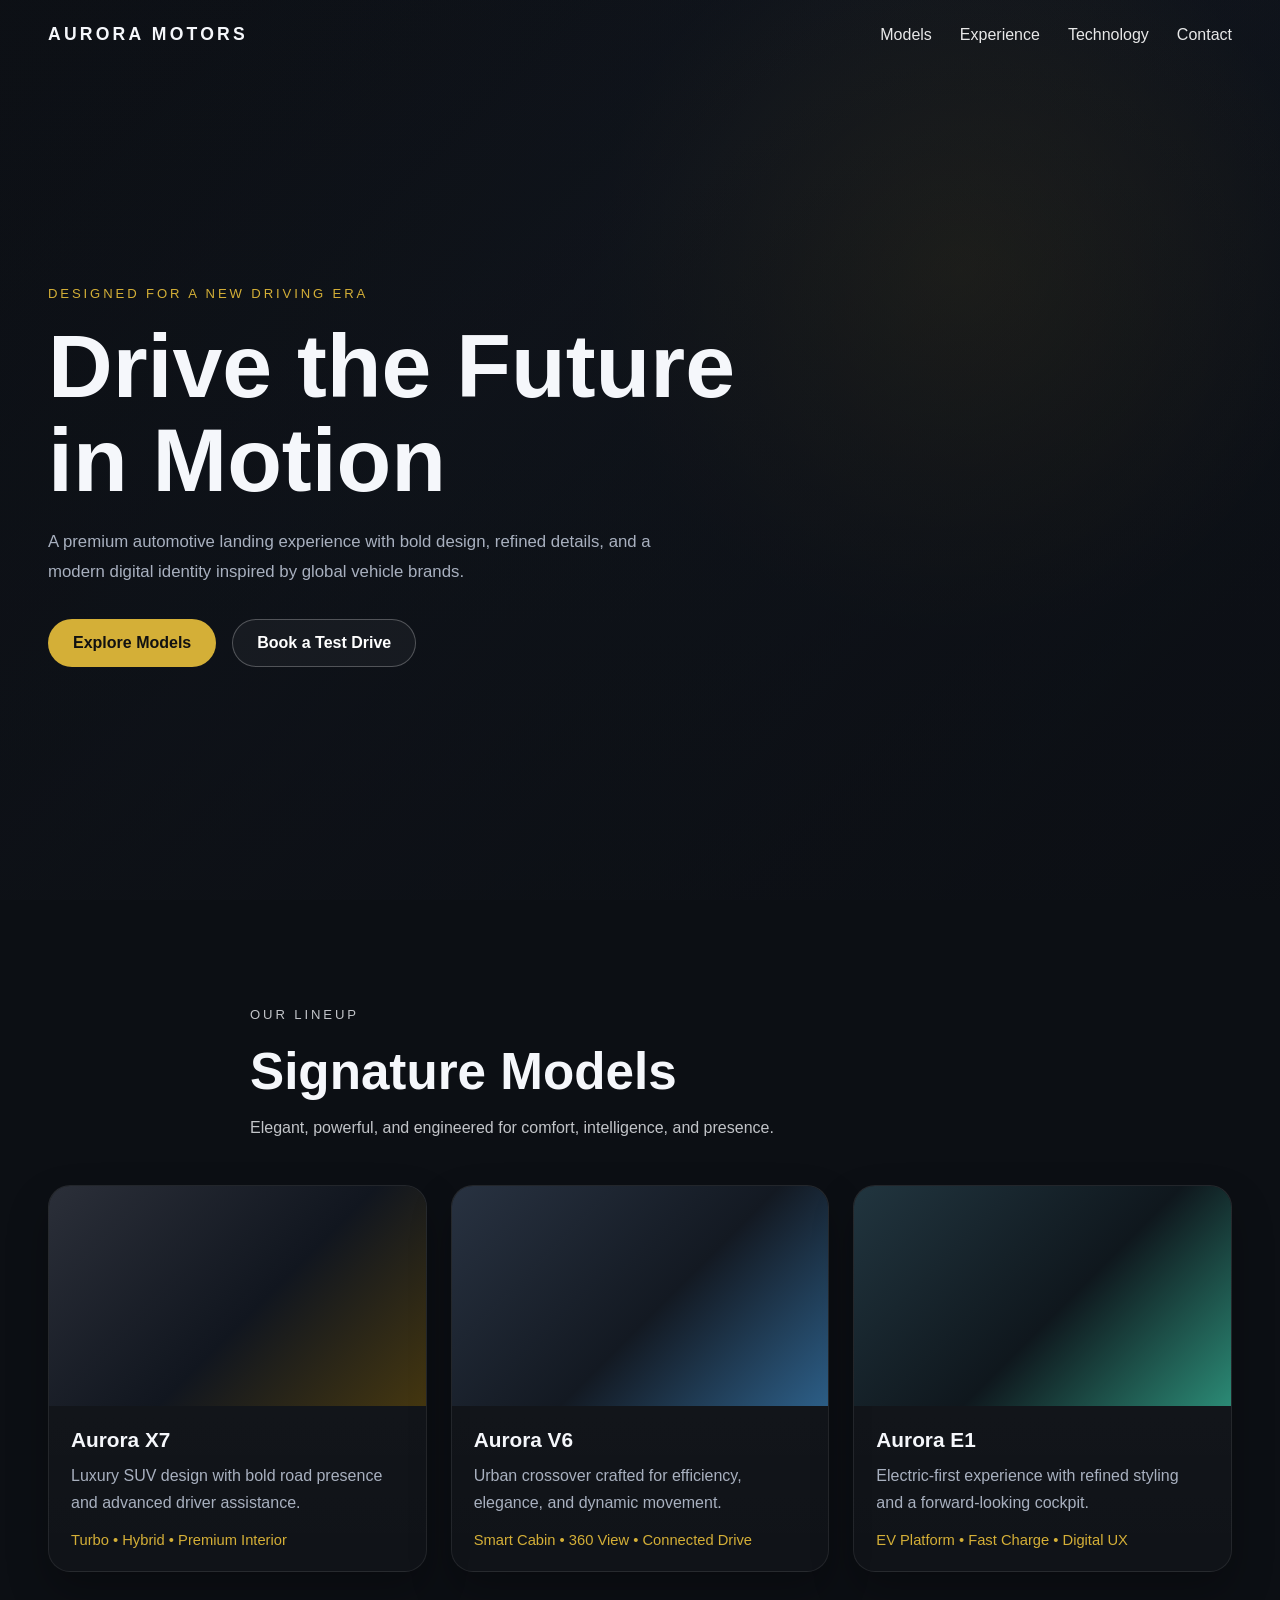
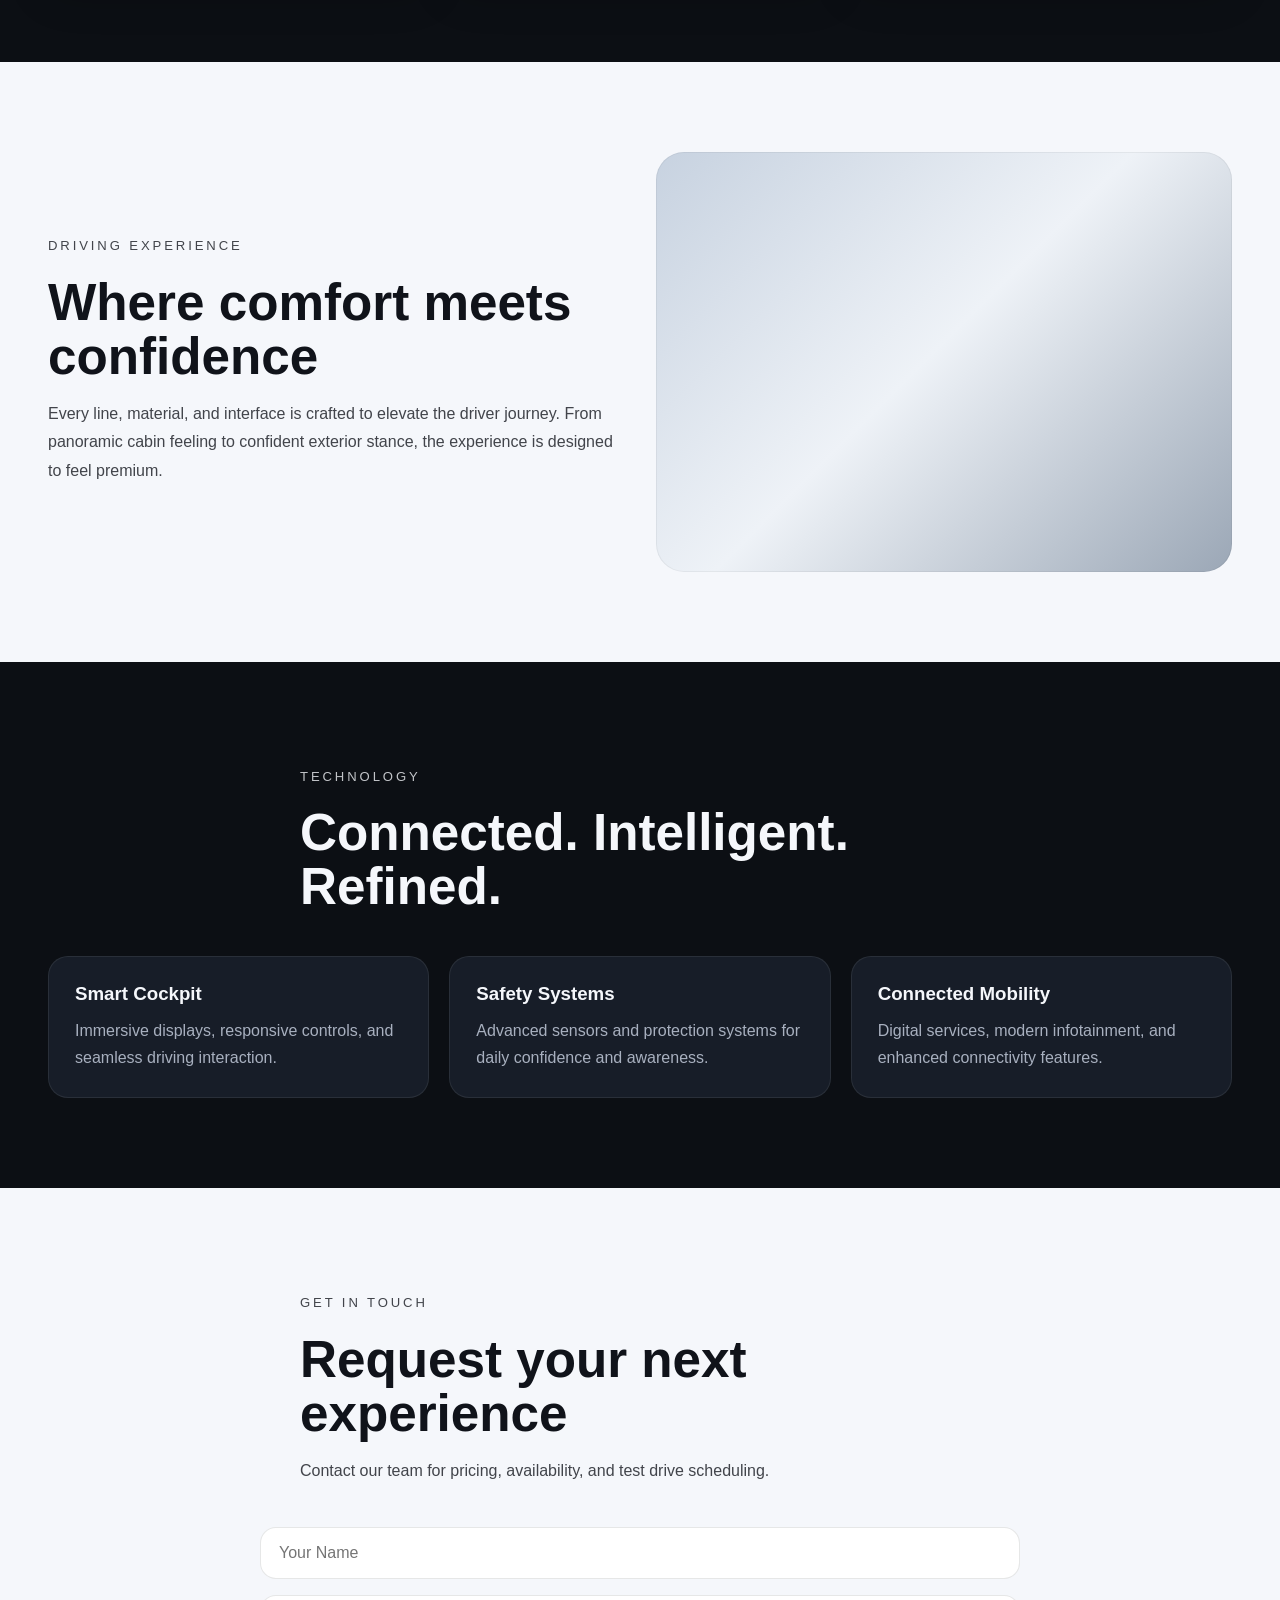
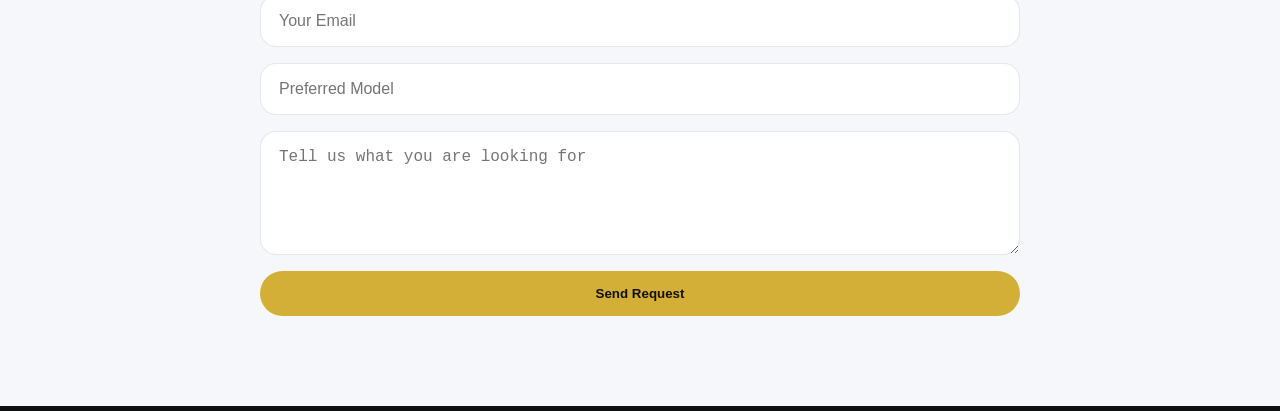
<file: docs/index.html>
<!DOCTYPE html>
<html lang="en">
<head>
  <meta charset="UTF-8" />
  <meta name="viewport" content="width=device-width, initial-scale=1.0" />
  <title>Jetour Inspired Auto Experience</title>
  <link rel="stylesheet" href="static/style.css" />
</head>
<body>
  <header class="site-header">
    <div class="brand">AURORA MOTORS</div>
    <nav class="main-nav">
      <a href="#models">Models</a>
      <a href="#experience">Experience</a>
      <a href="#technology">Technology</a>
      <a href="#contact">Contact</a>
    </nav>
  </header>

  <section class="hero">
    <div class="hero-overlay"></div>
    <div class="hero-content">
      <p class="eyebrow">Designed for a new driving era</p>
      <h1>Drive the Future in Motion</h1>
      <p class="hero-text">
        A premium automotive landing experience with bold design, refined details,
        and a modern digital identity inspired by global vehicle brands.
      </p>
      <div class="hero-actions">
        <a class="btn btn-primary" href="#models">Explore Models</a>
        <a class="btn btn-secondary" href="#contact">Book a Test Drive</a>
      </div>
    </div>
  </section>

  <section id="models" class="section section-dark">
    <div class="section-heading">
      <p class="eyebrow">Our lineup</p>
      <h2>Signature Models</h2>
      <p>Elegant, powerful, and engineered for comfort, intelligence, and presence.</p>
    </div>

    <div class="models-grid">
      <article class="model-card">
        <div class="model-image image-one"></div>
        <div class="model-body">
          <h3>Aurora X7</h3>
          <p>Luxury SUV design with bold road presence and advanced driver assistance.</p>
          <span>Turbo • Hybrid • Premium Interior</span>
        </div>
      </article>

      <article class="model-card">
        <div class="model-image image-two"></div>
        <div class="model-body">
          <h3>Aurora V6</h3>
          <p>Urban crossover crafted for efficiency, elegance, and dynamic movement.</p>
          <span>Smart Cabin • 360 View • Connected Drive</span>
        </div>
      </article>

      <article class="model-card">
        <div class="model-image image-three"></div>
        <div class="model-body">
          <h3>Aurora E1</h3>
          <p>Electric-first experience with refined styling and a forward-looking cockpit.</p>
          <span>EV Platform • Fast Charge • Digital UX</span>
        </div>
      </article>
    </div>
  </section>

  <section id="experience" class="section section-light split-section">
    <div class="split-text">
      <p class="eyebrow">Driving experience</p>
      <h2>Where comfort meets confidence</h2>
      <p>
        Every line, material, and interface is crafted to elevate the driver journey.
        From panoramic cabin feeling to confident exterior stance, the experience is designed to feel premium.
      </p>
    </div>
    <div class="split-visual visual-panel"></div>
  </section>

  <section id="technology" class="section section-dark tech-section">
    <div class="section-heading narrow">
      <p class="eyebrow">Technology</p>
      <h2>Connected. Intelligent. Refined.</h2>
    </div>
    <div class="feature-grid">
      <div class="feature-box">
        <h3>Smart Cockpit</h3>
        <p>Immersive displays, responsive controls, and seamless driving interaction.</p>
      </div>
      <div class="feature-box">
        <h3>Safety Systems</h3>
        <p>Advanced sensors and protection systems for daily confidence and awareness.</p>
      </div>
      <div class="feature-box">
        <h3>Connected Mobility</h3>
        <p>Digital services, modern infotainment, and enhanced connectivity features.</p>
      </div>
    </div>
  </section>

  <section id="contact" class="section section-light contact-section">
    <div class="section-heading narrow">
      <p class="eyebrow">Get in touch</p>
      <h2>Request your next experience</h2>
      <p>Contact our team for pricing, availability, and test drive scheduling.</p>
    </div>
    <form class="contact-form">
      <input type="text" placeholder="Your Name" />
      <input type="email" placeholder="Your Email" />
      <input type="text" placeholder="Preferred Model" />
      <textarea rows="5" placeholder="Tell us what you are looking for"></textarea>
      <button type="submit" class="btn btn-primary">Send Request</button>
    </form>
  </section>
</body>
</html>
</file>
<file: docs/static/style.css>
:root {
  --bg: #0c0f14;
  --bg-soft: #141922;
  --card: #171d28;
  --text: #f5f7fb;
  --muted: #a8b0bf;
  --line: rgba(255,255,255,0.08);
  --primary: #d4af37;
  --primary-dark: #b28f28;
  --white: #ffffff;
}

* {
  box-sizing: border-box;
}

html, body {
  margin: 0;
  padding: 0;
  font-family: Arial, Helvetica, sans-serif;
  background: var(--bg);
  color: var(--text);
  scroll-behavior: smooth;
}

a {
  color: inherit;
  text-decoration: none;
}

.site-header {
  position: absolute;
  top: 0;
  left: 0;
  width: 100%;
  z-index: 20;
  display: flex;
  justify-content: space-between;
  align-items: center;
  padding: 24px 48px;
}

.brand {
  font-size: 1.1rem;
  letter-spacing: 0.2rem;
  font-weight: 700;
}

.main-nav {
  display: flex;
  gap: 28px;
  color: rgba(255,255,255,0.9);
}

.hero {
  position: relative;
  min-height: 100vh;
  display: flex;
  align-items: center;
  padding: 120px 48px 80px;
  background:
    linear-gradient(120deg, rgba(12,15,20,0.85), rgba(12,15,20,0.45)),
    radial-gradient(circle at 75% 30%, rgba(212,175,55,0.25), transparent 32%),
    linear-gradient(135deg, #10151d 0%, #1a2230 40%, #0a0d13 100%);
}

.hero-overlay {
  position: absolute;
  inset: 0;
  background: linear-gradient(to top, rgba(12,15,20,0.65), rgba(12,15,20,0.15));
}

.hero-content {
  position: relative;
  z-index: 2;
  max-width: 760px;
}

.eyebrow {
  color: var(--primary);
  text-transform: uppercase;
  letter-spacing: 0.18rem;
  font-size: 0.82rem;
  margin-bottom: 18px;
}

.hero h1,
.section-heading h2,
.split-text h2 {
  margin: 0;
  line-height: 1.05;
}

.hero h1 {
  font-size: clamp(2.8rem, 7vw, 5.8rem);
  margin-bottom: 20px;
}

.hero-text {
  color: var(--muted);
  font-size: 1.05rem;
  max-width: 620px;
  line-height: 1.8;
  margin-bottom: 32px;
}

.hero-actions {
  display: flex;
  gap: 16px;
  flex-wrap: wrap;
}

.btn {
  display: inline-flex;
  align-items: center;
  justify-content: center;
  padding: 14px 24px;
  border-radius: 999px;
  font-weight: 700;
  transition: 0.25s ease;
  border: 1px solid transparent;
}

.btn-primary {
  background: var(--primary);
  color: #111;
}

.btn-primary:hover {
  background: var(--primary-dark);
}

.btn-secondary {
  border-color: rgba(255,255,255,0.25);
  color: var(--white);
  background: rgba(255,255,255,0.04);
}

.btn-secondary:hover {
  background: rgba(255,255,255,0.10);
}

.section {
  padding: 90px 48px;
}

.section-dark {
  background: var(--bg);
}

.section-light {
  background: #f5f7fb;
  color: #10131a;
}

.section-heading {
  margin: 0 auto 42px;
  max-width: 780px;
}

.section-heading h2,
.split-text h2 {
  font-size: clamp(2rem, 4vw, 3.4rem);
  margin-bottom: 16px;
}

.section-heading p,
.split-text p {
  color: inherit;
  opacity: 0.78;
  line-height: 1.8;
}

.narrow {
  max-width: 680px;
}

.models-grid {
  display: grid;
  grid-template-columns: repeat(auto-fit, minmax(260px, 1fr));
  gap: 24px;
}

.model-card {
  border: 1px solid var(--line);
  background: linear-gradient(180deg, rgba(255,255,255,0.04), rgba(255,255,255,0.02));
  border-radius: 22px;
  overflow: hidden;
  box-shadow: 0 20px 40px rgba(0,0,0,0.25);
}

.model-image {
  height: 220px;
  background-size: cover;
  background-position: center;
}

.image-one {
  background: linear-gradient(135deg, #2b2f39, #11161f 55%, #453710);
}

.image-two {
  background: linear-gradient(135deg, #283241, #131922 55%, #2d5f88);
}

.image-three {
  background: linear-gradient(135deg, #21353f, #0f171d 55%, #2b8a75);
}

.model-body {
  padding: 22px;
}

.model-body h3 {
  margin: 0 0 10px;
  font-size: 1.3rem;
}

.model-body p {
  margin: 0 0 14px;
  color: var(--muted);
  line-height: 1.7;
}

.model-body span {
  color: var(--primary);
  font-size: 0.92rem;
}

.split-section {
  display: grid;
  grid-template-columns: 1fr 1fr;
  gap: 32px;
  align-items: center;
}

.visual-panel {
  min-height: 420px;
  border-radius: 28px;
  background: linear-gradient(135deg, #c7d2e0, #eef2f7 48%, #9ba7b6);
  box-shadow: inset 0 0 0 1px rgba(0,0,0,0.05);
}

.tech-section .feature-grid {
  display: grid;
  grid-template-columns: repeat(auto-fit, minmax(220px, 1fr));
  gap: 20px;
}

.feature-box {
  border-radius: 20px;
  padding: 26px;
  background: var(--card);
  border: 1px solid var(--line);
}

.feature-box h3 {
  margin-top: 0;
  margin-bottom: 12px;
}

.feature-box p {
  margin: 0;
  color: var(--muted);
  line-height: 1.7;
}

.contact-form {
  max-width: 760px;
  margin: 0 auto;
  display: grid;
  gap: 16px;
}

.contact-form input,
.contact-form textarea {
  width: 100%;
  padding: 16px 18px;
  border: 1px solid rgba(16,19,26,0.1);
  border-radius: 16px;
  font-size: 1rem;
  outline: none;
}

.contact-form textarea {
  resize: vertical;
}

@media (max-width: 900px) {
  .site-header {
    padding: 20px 24px;
    flex-direction: column;
    gap: 14px;
  }

  .main-nav {
    gap: 16px;
    flex-wrap: wrap;
    justify-content: center;
  }

  .hero,
  .section {
    padding-left: 24px;
    padding-right: 24px;
  }

  .split-section {
    grid-template-columns: 1fr;
  }
}
</file>
